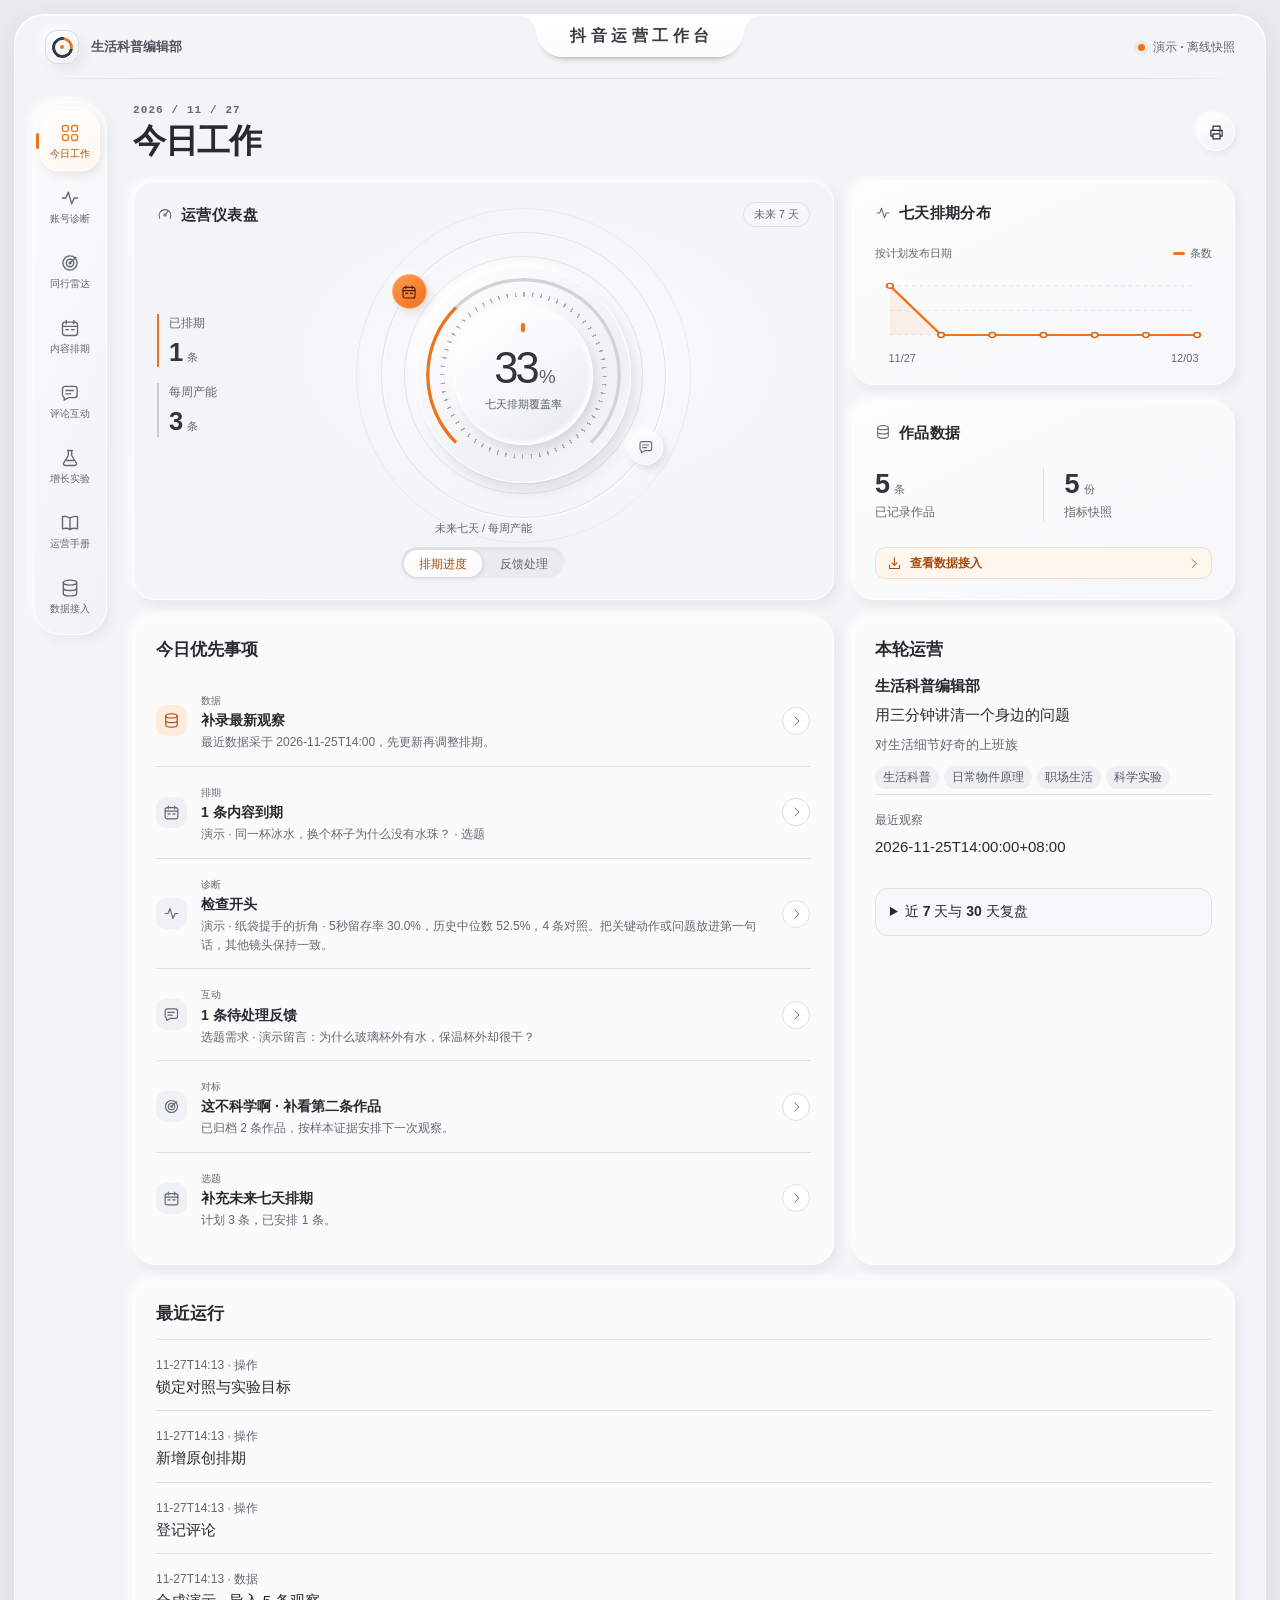
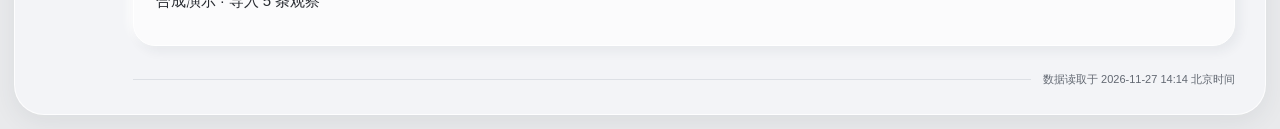
<file: 快速预览.html>
<!doctype html>
<html lang="zh-CN">
<head>
  <meta charset="utf-8">
  <meta name="viewport" content="width=device-width,initial-scale=1">
  <title>抖音运营工作台</title>
  <style>:root {
  color-scheme: light;
  --ink:#272a30;
  --muted:#626872;
  --quiet:#747b84;
  --line:#dde0e5;
  --paper:#f3f4f7;
  --orange:#ed741f;
  --burnt:#a94b0e;
  --surface:#fbfbfc;
  --relief: 4px 5px 12px #272f4010, -4px -4px 10px #ffffffec;
  font: 15px/1.55 "Inter",-apple-system,BlinkMacSystemFont,"PingFang SC","Microsoft YaHei",sans-serif;
  color:var(--ink);
  background:#e9eaec;
}
* { box-sizing:border-box }
body { margin:0; min-width:300px }
button,input,select,textarea { font:inherit }
button,a,input,textarea,select,summary { -webkit-tap-highlight-color:transparent }
button { cursor:pointer }
button:focus-visible,a:focus-visible,input:focus-visible,select:focus-visible,textarea:focus-visible,summary:focus-visible { outline:2px solid #af500c; outline-offset:4px }
button:disabled { opacity:.55; cursor:wait }
button,.button { display:inline-flex; align-items:center; justify-content:center; gap:8px; padding:8px 14px; border:1px solid var(--line); border-radius:12px; color:var(--ink); background:linear-gradient(145deg,#fff,#f0f1f3); box-shadow:2px 3px 6px #28313e11,-2px -2px 5px white; text-decoration:none; font-size:13px }
button:hover { border-color:#b5b9c0 }
button:active { box-shadow:inset 2px 2px 4px #252b3814 }
[hidden] { display:none!important }
a { color:var(--burnt); text-underline-offset:3px }
.icon { display:inline-block; flex-shrink:0; vertical-align:middle }
.chassis { max-width:1780px; min-height:calc(100vh - 28px); margin:14px auto; width:calc(100% - 28px); border:1px solid rgba(255,255,255,.85); border-radius:30px; background:var(--paper); box-shadow:0 7px 24px #333c4c14,inset 0 1px 0 white }
.topbar { height:64px; display:grid; position:relative; grid-template-columns:1fr auto 1fr; align-items:center; gap:12px; padding:0 30px; isolation:isolate }
.topbar:after { content:""; height:1px; background:linear-gradient(90deg,transparent,var(--line) 9%,var(--line) 91%,transparent); position:absolute; bottom:0; right:20px; left:20px }
.brand,.connection,.panel-title,.tools,.segments,.data-link,.plot-info,.row,.controls { display:flex; align-items:center }
.brand { gap:12px; font-weight:600; font-size:13px; color:#51565e; min-width:0 }
#account { overflow:hidden; text-overflow:ellipsis; white-space:nowrap }
.brand-mark { width:34px; height:34px; flex-shrink:0; border:1px solid #d8dce0; border-radius:12px; background:linear-gradient(145deg,#fff,#eceef1); box-shadow:var(--relief); display:grid; place-items:center; position:relative }
.brand-mark:before { content:""; width:15px; height:15px; border:3px solid #353941; border-right-color:var(--orange); border-radius:50%; transform:rotate(-36deg) }
.brand-mark:after { content:""; position:absolute; width:4px; height:4px; border-radius:50%; background:var(--orange) }
.nameplate { height:42px; align-self:start; position:relative; padding:9px 30px 10px 34px; border-radius:0 0 27px 27px; background:linear-gradient(#fff,#fbfbfc); color:#373c44; font-weight:650; font-size:16px; letter-spacing:.28em; box-shadow:0 7px 10px -10px #242a33 }
.nameplate:before,.nameplate:after { content:""; position:absolute; top:0; width:20px; height:20px }
.nameplate:before { left:-19px; background:radial-gradient(circle at 0 100%,transparent 19px,#fff 20px) }
.nameplate:after { right:-19px; background:radial-gradient(circle at 100% 100%,transparent 19px,#fff 20px) }
.connection { justify-self:end; gap:8px; color:var(--muted); font-size:12px; font-weight:550 }
.status-dot { width:7px; height:7px; border-radius:50%; background:var(--orange); box-shadow:0 0 0 4px #ed741f16 }
.shell { display:grid; grid-template-columns:74px minmax(0,1fr); gap:26px; padding:20px 30px 26px 18px; align-items:start }
aside { position:sticky; top:16px; padding-top:3px }
nav { display:grid; gap:5px; padding:8px 6px; background:linear-gradient(110deg,#fafbfc,#f1f2f5); border-radius:28px; border:1px solid #fff; box-shadow:var(--relief) }
nav button { position:relative; display:grid; justify-items:center; align-content:center; gap:5px; width:100%; min-height:60px; border-radius:18px; border:1px solid transparent; color:#616873; background:transparent; box-shadow:none; padding:5px 2px }
nav button span { font-size:10px; line-height:1.2; font-weight:560; white-space:nowrap }
nav button:hover { background:#fff; border-color:transparent }
nav button[aria-current] { color:var(--burnt); background:linear-gradient(145deg,#fff,#fff7ef); border-color:#fff; box-shadow:2px 4px 9px #50382019,-2px -2px 7px white }
nav button[aria-current]:before { content:""; width:3px; height:16px; border-radius:4px; background:var(--orange); position:absolute; left:-5px; top:50%; transform:translateY(-50%) }
nav button[aria-current] .icon { color:var(--orange) }
main { min-width:0; width:100%; max-width:1500px; margin:0 auto }
.heading { display:flex; justify-content:space-between; align-items:center; margin:4px 0 20px; gap:12px }
.eyebrow { color:var(--muted); font:550 11px/1.3 ui-monospace,"SFMono-Regular",monospace; letter-spacing:.1em }
h1,h2,h3,p { margin:0 }
h1 { font-size:clamp(27px,2.6vw,38px); line-height:1.17; letter-spacing:-.035em; font-weight:630; margin:5px 0 0 }
h1:focus { outline:0 }
h2 { font-size:17px; line-height:1.4; font-weight:620 }
h3 { font-size:15px; font-weight:600; line-height:1.5 }
p { margin:5px 0 9px }
small,.sub,.empty { color:var(--muted) }
small { font-size:12px }
.sub,.empty { font-size:13px }
.controls { gap:10px; flex-wrap:wrap }
.tools { gap:8px }
.tools button { height:38px; border-radius:20px }
#sync { background:#282d33; border:1px solid #282d33; color:#fff; padding:0 15px }
#sync:hover { background:#41464d }
#print { width:38px; padding:0; border-color:#fff }
.dashboard,.overview-grid,.grid,.cards { display:grid; gap:18px; align-items:stretch }
.dashboard,.overview-grid { grid-template-columns:minmax(0,1.83fr) minmax(265px,1fr) }
.surface,.instrument,.box,.card { border-radius:22px; border:1px solid #fff; background:var(--surface); box-shadow:var(--relief); min-width:0; overflow-wrap:anywhere }
.instrument { position:relative; isolation:isolate; overflow:hidden; display:flex; flex-direction:column; padding:20px 23px 19px; background:radial-gradient(ellipse at 58% 42%,#fafbfd 0,#f3f4f7 54%,#f4f5f8 85%) }
.instrument-head { display:flex; align-items:center; justify-content:space-between; z-index:1 }
.panel-title { gap:8px; color:var(--ink) }
.panel-title .icon { color:#676d77 }
.panel-title h2 { font-size:15px; letter-spacing:.025em }
.instrument-sub,.plot-info,.axis,.dial-caption { color:var(--muted); font-size:11px }
.instrument-sub { border:1px solid #dde0e5; border-radius:20px; padding:3px 10px; background:#f6f7f8 }
.instrument-body { position:relative; display:grid; flex:1; grid-template-columns:minmax(80px,.62fr) minmax(205px,2.15fr) minmax(0,.25fr); align-items:center; padding:8px 0 0 }
.readouts { display:grid; gap:16px; z-index:1; align-self:center }
.readouts .readout { padding-left:10px; border-left:2px solid #c8ccd1 }
.readouts .readout:first-child { border-color:var(--orange) }
.readout { display:grid; gap:4px; min-width:0 }
.readout>span { font-size:12px; color:var(--muted) }
.readout strong { color:#31353c; font-size:clamp(19px,2vw,26px); font-weight:550; line-height:1.2; font-variant-numeric:tabular-nums }
.readout strong small { margin-left:4px; font-size:11px; font-weight:400 }
.meter-assembly { justify-self:center; position:relative; width:min(100%,280px); aspect-ratio:1; display:grid; place-items:center }
.outer-orbit,.outer-orbit:before,.outer-orbit:after { position:absolute; border-radius:50%; pointer-events:none }
.outer-orbit { inset:-1%; border:1px solid #dfe2e6; box-shadow:inset 1px 1px 2px #ffffffca,1px 1px 2px white }
.outer-orbit:before { content:""; inset:8%; border:1px solid #dfe2e7 }
.outer-orbit:after { content:""; inset:-9%; border:1px solid #e8eaee }
.meter { --sweep:0deg; position:relative; width:77%; aspect-ratio:1; border-radius:50%; display:grid; place-items:center; background:linear-gradient(140deg,#fff,#eff0f3 68%,#f7f8fa); border:1px solid #fff; box-shadow:6px 9px 13px #59637424,-5px -5px 10px #fff,0 1px 2px #89929d28 }
.dial-track,.ticks { border-radius:50%; position:absolute }
.dial-track { inset:4.5%; background:conic-gradient(from 225deg,#ed741f 0 var(--sweep),#cfd4db var(--sweep) 270deg,transparent 270deg); mask:radial-gradient(closest-side,transparent calc(100% - 4px),#000 calc(100% - 3px)); -webkit-mask:radial-gradient(closest-side,transparent calc(100% - 4px),#000 calc(100% - 3px)) }
.ticks { inset:11%; background:repeating-conic-gradient(from 0deg,#a5abb4 0deg 1deg,transparent 1deg 6deg); mask:radial-gradient(closest-side,transparent 94%,#000 95%); -webkit-mask:radial-gradient(closest-side,transparent 94%,#000 95%) }
.knob { position:relative; z-index:1; display:flex; flex-direction:column; align-items:center; justify-content:center; gap:4px; width:65%; height:65%; border:1px solid #fff; border-radius:50%; background:linear-gradient(145deg,#fff 8%,#f8f9fb 45%,#e9ebee 90%); box-shadow:4px 6px 9px #555e6c27,-4px -4px 8px #fff,inset -2px -2px 4px #fff }
.knob strong { font:430 clamp(29px,3.4vw,50px)/1.07 "Inter",-apple-system,BlinkMacSystemFont,"Segoe UI",sans-serif; font-variant-numeric:tabular-nums; letter-spacing:-.065em; color:#31363d; margin-top:8px }
.knob small { font-size:.43em; color:#5a606a; margin-left:2px }
.knob span { font-size:11px; color:#59616b }
.indicator { position:absolute; top:12%; width:4px; height:9px; border-radius:4px; background:var(--orange); box-shadow:0 1px 3px #c96a2b52 }
.orb { position:absolute; width:35px; height:35px; padding:0; border-radius:50%; background:linear-gradient(145deg,white,#f1f2f5); border-color:#fff; box-shadow:3px 4px 8px #414c5a23,-3px -3px 7px white; color:#626974 }
.orb-a { top:14%; left:3%; background:linear-gradient(145deg,#ff9b53,#ef701c); color:#402110; border-color:#ffae71 }
.orb-b { right:0; bottom:18% }
.dial-caption { text-align:center; z-index:1; margin:5px 0 10px; overflow-wrap:anywhere }
.segments { position:relative; z-index:1; align-self:center; padding:3px; gap:3px; border-radius:20px; background:#e9ebef; box-shadow:inset 1px 2px 4px #414a5917,inset -1px -1px 3px #fff }
.segments button { border:0; padding:4px 15px; min-height:27px; color:var(--muted); background:transparent; box-shadow:none; border-radius:20px; font-size:12px }
.segments button[aria-pressed=true] { background:linear-gradient(#fff,#fafafa); color:var(--burnt); box-shadow:1px 2px 5px #353e4d20 }
.side-panels { display:grid; gap:16px; grid-template-rows:1.02fr 1fr; min-width:0 }
.surface,.box,.card { padding:20px 22px }
.surface { display:flex; flex-direction:column; justify-content:space-between; background:linear-gradient(155deg,#fdfdfd,#f6f7f9) }
.plot-info { margin-top:12px; justify-content:space-between; gap:10px }
.plot-info span { display:flex; align-items:center; gap:5px }
.plot-info i { width:12px; height:3px; background:var(--orange); border-radius:3px }
.chart { position:relative; min-width:0; margin-top:3px }
.chart svg { display:block; width:100%; height:77px; overflow:visible }
.chart .gridline { fill:none; stroke:#dce0e4; stroke-width:.85; stroke-dasharray:3 4 }
.chart .chart-line { fill:none; stroke:var(--orange); stroke-width:2.5; stroke-linejoin:round; stroke-linecap:round }
.chart .chart-fill { fill:#ee782017 }
.chart circle { fill:#fff; stroke:#d86c1e; stroke-width:1.7 }
.chart-empty { position:absolute; top:50%; left:50%; transform:translate(-50%,-50%); color:var(--muted); font-size:12px; padding:3px 8px; background:#f9f9fb }
.axis { padding:0 4%; display:flex; justify-content:space-between; line-height:1; font-variant-numeric:tabular-nums }
.data-numbers { display:grid; grid-template-columns:repeat(2,1fr); margin:13px 0 }
.data-numbers .readout { display:flex; flex-direction:column-reverse; gap:2px }
.data-numbers .readout+ .readout { border-left:1px solid var(--line); padding-left:20px }
.data-numbers .readout strong { font-size:27px }
.data-link { justify-content:flex-start; gap:8px; padding:6px 11px; align-self:stretch; background:#fff6ed; border-color:#f2dfce; box-shadow:none; color:var(--burnt); border-radius:10px; font-size:12px; font-weight:600 }
.data-link .icon:last-child { margin-left:auto }
.overview-grid,.grid { margin-top:17px }
.box,.card,details { min-width:0 }
.box { margin:16px 0 }
.grid .box { margin:0 }
.box>h2,.card>h3 { margin-bottom:13px }
#view>.box:first-child { margin-top:0 }
.grid:not(.overview-grid) { grid-template-columns:repeat(2,minmax(0,1fr)) }
.cards { grid-template-columns:repeat(auto-fit,minmax(min(280px,100%),1fr)) }
.item,.queue-row { padding:12px 0; border-top:1px solid var(--line) }
.item:first-child,.queue-row:nth-child(2) { border-top:0 }
.queue-row { display:grid; grid-template-columns:33px 1fr 29px; align-items:center; gap:12px }
.queue-icon,.row-go { display:grid; place-items:center; width:31px; height:31px; border-radius:10px; background:#f0f1f4; color:#606975 }
.queue-row:nth-child(2) .queue-icon { background:#ffebdc; color:var(--burnt) }
.queue-row small { font-size:10px }
.queue-row h3 { font-size:14px }
.queue-row p { color:var(--muted); font-size:12px; margin:2px 0 }
.row-go { padding:0; width:28px; height:28px; background:white; border-radius:50%; box-shadow:none }
.tag { display:inline-block; padding:2px 8px; border-radius:12px; background:#eef0f2; color:#535b65; font-size:12px; margin:0 5px 5px 0 }
.warn { background:#fff0e2; color:#91430d }
.diag-note { margin:20px 0 12px }
.note,pre { white-space:pre-wrap }
details { font-size:14px; border-radius:13px; border:1px solid var(--line); padding:12px 14px; background:#f7f8fa; margin:9px 0 }
details[open]>summary { margin-bottom:12px }
summary { cursor:pointer; font-weight:550 }
form,label { display:grid; gap:7px }
form { gap:12px }
label { font-size:12px; color:var(--muted) }
input,select,textarea { font-size:14px; width:100%; padding:9px 11px; color:var(--ink); background:#fff; border:1px solid #cdd1d7; border-radius:9px }
textarea { min-height:76px; resize:vertical }
form button { justify-self:start; color:#fff; background:#373b42; border-color:#373b42 }
.table { overflow:auto; max-width:100% }
table { width:100%; border-collapse:collapse; font-size:13px }
td,th { text-align:left; padding:8px; border-bottom:1px solid var(--line); vertical-align:top }
th { color:var(--muted); font-weight:550 }
.empty { padding:10px 0 }
#notice { position:sticky; z-index:5; top:8px; padding:10px 15px; margin-bottom:12px; color:white; background:#343940; border-radius:12px }
footer { display:flex; align-items:center; gap:12px; margin-top:25px; color:var(--muted); font-size:11px }
.footer-line { flex:1; height:1px; background:var(--line) }
@media(min-width:1450px) { .meter-assembly{width:310px}.shell{gap:32px}.dashboard,.overview-grid{grid-template-columns:minmax(0,2fr) minmax(320px,1fr)} }
@media(max-width:1100px) { .shell{gap:17px;padding:16px 20px 22px 12px;grid-template-columns:67px minmax(0,1fr)} .instrument{padding:17px}.surface,.box,.card{padding:16px}.dashboard,.overview-grid{gap:14px;grid-template-columns:minmax(0,1.65fr) minmax(235px,1fr)}.instrument-body{grid-template-columns:minmax(68px,.65fr) minmax(165px,2fr) minmax(0,.1fr)} }
@media(max-width:820px){
 .chassis{width:calc(100% - 12px);margin:6px auto;border-radius:21px}.topbar{height:54px;padding:0 16px}.nameplate{font-size:14px;padding:8px 15px 10px 19px;height:37px}.shell{display:block;padding:0 15px 20px}.heading{margin:16px 0}
 aside{position:static;padding:6px 0 2px}nav{display:flex;gap:3px;border-radius:18px;padding:4px;overflow-x:auto}nav button{flex:1 0 51px;min-height:44px;gap:2px;border-radius:12px}nav button .icon{width:17px;height:17px}nav button[aria-current]:before{display:none}
}
@media(max-width:640px){
 .brand{gap:6px}.brand #account{display:none}.brand-mark{width:28px;height:28px;border-radius:10px}.connection{font-size:10px;gap:5px}.status-dot{width:5px;height:5px}.topbar{padding:0 12px}.nameplate{font-size:13px;letter-spacing:.17em}
 .dashboard,.grid,.grid:not(.overview-grid),.overview-grid{grid-template-columns:1fr}.side-panels{grid-template-columns:1fr 1fr;grid-template-rows:auto;gap:9px}.surface,.box,.card{padding:13px}.instrument{padding:15px}.meter-assembly{width:225px}.instrument-body{grid-template-columns:minmax(60px,.6fr) minmax(160px,2fr) minmax(3px,.2fr)}.instrument-sub{font-size:10px}
 .shell{padding:0 10px 16px}.panel-title{gap:5px}.panel-title h2{font-size:13px}.plot-info{font-size:10px}.plot-info span{display:none}.data-numbers .readout+.readout{padding-left:8px}.data-numbers .readout strong{font-size:21px}.data-numbers .readout>span{font-size:10px}.data-link{font-size:11px;padding:5px}.chart svg{height:57px}.axis{font-size:9px}.data-link .icon:first-child{display:none}.tools button{height:34px}.chassis{border-radius:16px}
}
@media(max-width:355px) { .side-panels{grid-template-columns:1fr}.nameplate{padding-left:10px;padding-right:10px}.shell{padding-left:6px;padding-right:6px}.instrument{padding:11px} }
@media print {
 body,:root,.chassis{background:#fff}.chassis{width:auto;border:0;box-shadow:none;margin:0}.topbar,aside,button,form,#notice,footer,.controls{display:none!important}.shell,main{display:block;padding:0}.box,.card,.surface,.instrument{box-shadow:none;border:1px solid #ddd;break-inside:avoid}.dashboard,.grid,.cards{display:block}.box,.card,.surface{margin:8px 0}.meter-assembly{width:180px}.dial-track,.knob,.chart{print-color-adjust:exact}
}
</style>
</head>
<body>
  <div class="chassis">
    <header class="topbar">
      <div class="brand"><span class="brand-mark" aria-hidden="true"></span><span id="account"></span></div>
      <div class="nameplate">抖音运营工作台</div>
      <div class="connection"><span class="status-dot" aria-hidden="true"></span><span id="mode"></span></div>
    </header>
    <div class="shell">
      <aside><nav id="nav" aria-label="工作区导航"></nav></aside>
      <main>
        <div id="notice" role="status" hidden></div>
        <div class="heading">
          <div><div class="eyebrow" id="date"></div><h1 id="title"></h1></div>
          <div class="controls tools">
            <button id="sync" type="button">立即检查</button>
            <button id="print" type="button" title="打印或另存为 PDF" aria-label="打印或另存为 PDF"></button>
          </div>
        </div>
        <div id="view"></div>
        <footer><span class="footer-line"></span><time id="fresh"></time></footer>
      </main>
    </div>
  </div>
  <script type="application/json" id="state">{"profile": {"name": "生活科普编辑部", "audience": "对生活细节好奇的上班族", "keywords": ["生活科普", "日常物件原理", "职场生活", "科学实验"], "promise": "用三分钟讲清一个身边的问题", "weekly_capacity": 3}, "decisions": [{"work": "demo-5", "title": "演示 · 纸袋提手的折角", "series": "生活科普", "traffic": "自然", "window": "24h", "observed": "2026-11-25T14:00:00+08:00", "latest_observed": "2026-11-25T14:00:00+08:00", "published": "2026-11-24T14:00:00+08:00", "origin": "合成演示", "latest": {"plays": 1400, "likes": 52, "comments": 5, "shares": 6, "saves": 12, "follows": 4, "completion": 0.14, "retention5": 0.3}, "trend": null, "signals": [{"key": "retention5", "name": "5秒留存率", "value": "30.0%", "base": "52.5%", "n": 4, "ratio": 0.5714285714285714}, {"key": "completion", "name": "完播率", "value": "14.0%", "base": "23.5%", "n": 4, "ratio": 0.5957446808510639}, {"key": "conversion", "name": "每千播放新增关注", "value": "2.9‰", "base": "6.1‰", "n": 4, "ratio": 0.47016274864376134}, {"key": "depth", "name": "每千播放收藏与分享", "value": "12.9‰", "base": "12.3‰", "n": 4, "ratio": 1.0420743639921723}, {"key": "plays", "name": "播放量", "value": "1400.0次", "base": "1460.0次", "n": 4, "ratio": 0.958904109589041}], "label": "检查开头", "action": "把关键动作或问题放进第一句话，其他镜头保持一致。", "evidence": "5秒留存率 30.0%，历史中位数 52.5%，4 条对照。"}, {"work": "demo-4", "title": "演示 · 杯壁上的水滴", "series": "生活科普", "traffic": "自然", "window": "24h", "observed": "2026-11-24T14:00:00+08:00", "latest_observed": "2026-11-24T14:00:00+08:00", "published": "2026-11-23T14:00:00+08:00", "origin": "合成演示", "latest": {"plays": 1800, "likes": 49, "comments": 5, "shares": 6, "saves": 12, "follows": 12, "completion": 0.25, "retention5": 0.53}, "trend": null, "signals": [{"key": "retention5", "name": "5秒留存率", "value": "53.0%", "base": "52.0%", "n": 3, "ratio": 1.0192307692307692}, {"key": "completion", "name": "完播率", "value": "25.0%", "base": "23.0%", "n": 3, "ratio": 1.0869565217391304}, {"key": "conversion", "name": "每千播放新增关注", "value": "6.7‰", "base": "6.0‰", "n": 3, "ratio": 1.1111111111111112}, {"key": "depth", "name": "每千播放收藏与分享", "value": "10.0‰", "base": "12.7‰", "n": 3, "ratio": 0.7888888888888889}, {"key": "plays", "name": "播放量", "value": "1800.0次", "base": "1420.0次", "n": 3, "ratio": 1.267605633802817}], "label": "检查可复用价值", "action": "把观众可以照做的步骤，变成一次可见的演示。", "evidence": "每千播放收藏与分享 10.0‰，历史中位数 12.7‰，3 条对照。"}, {"work": "demo-3", "title": "演示 · 盒盖的卡扣", "series": "生活科普", "traffic": "自然", "window": "24h", "observed": "2026-11-23T14:00:00+08:00", "latest_observed": "2026-11-23T14:00:00+08:00", "published": "2026-11-22T14:00:00+08:00", "origin": "合成演示", "latest": {"plays": 1420, "likes": 46, "comments": 5, "shares": 6, "saves": 12, "follows": 8, "completion": 0.22, "retention5": 0.54}, "trend": null, "signals": [{"key": "retention5", "name": "5秒留存率", "value": "54.0%", "base": "缺数据", "n": 2, "ratio": null}, {"key": "completion", "name": "完播率", "value": "22.0%", "base": "缺数据", "n": 2, "ratio": null}, {"key": "conversion", "name": "每千播放新增关注", "value": "5.6‰", "base": "缺数据", "n": 2, "ratio": null}, {"key": "depth", "name": "每千播放收藏与分享", "value": "12.7‰", "base": "缺数据", "n": 2, "ratio": null}, {"key": "plays", "name": "播放量", "value": "1420.0次", "base": "缺数据", "n": 2, "ratio": null}], "label": "补齐可比样本", "action": "记录同系列、同流量类型至少三条更早作品的同窗口数据。", "evidence": "可在指标表查看样本数和观察时点。"}, {"work": "demo-2", "title": "演示 · 车窗的倒影", "series": "生活科普", "traffic": "自然", "window": "24h", "observed": "2026-11-22T14:00:00+08:00", "latest_observed": "2026-11-22T14:00:00+08:00", "published": "2026-11-21T14:00:00+08:00", "origin": "合成演示", "latest": {"plays": 1500, "likes": 43, "comments": 5, "shares": 6, "saves": 12, "follows": 9, "completion": 0.24, "retention5": 0.5}, "trend": null, "signals": [{"key": "retention5", "name": "5秒留存率", "value": "50.0%", "base": "缺数据", "n": 1, "ratio": null}, {"key": "completion", "name": "完播率", "value": "24.0%", "base": "缺数据", "n": 1, "ratio": null}, {"key": "conversion", "name": "每千播放新增关注", "value": "6.0‰", "base": "缺数据", "n": 1, "ratio": null}, {"key": "depth", "name": "每千播放收藏与分享", "value": "12.0‰", "base": "缺数据", "n": 1, "ratio": null}, {"key": "plays", "name": "播放量", "value": "1500.0次", "base": "缺数据", "n": 1, "ratio": null}], "label": "补齐可比样本", "action": "记录同系列、同流量类型至少三条更早作品的同窗口数据。", "evidence": "可在指标表查看样本数和观察时点。"}, {"work": "demo-1", "title": "演示 · 雨伞上的水珠", "series": "生活科普", "traffic": "自然", "window": "24h", "observed": "2026-11-21T14:00:00+08:00", "latest_observed": "2026-11-21T14:00:00+08:00", "published": "2026-11-20T14:00:00+08:00", "origin": "合成演示", "latest": {"plays": 1300, "likes": 40, "comments": 5, "shares": 6, "saves": 12, "follows": 8, "completion": 0.23, "retention5": 0.52}, "trend": null, "signals": [{"key": "retention5", "name": "5秒留存率", "value": "52.0%", "base": "缺数据", "n": 0, "ratio": null}, {"key": "completion", "name": "完播率", "value": "23.0%", "base": "缺数据", "n": 0, "ratio": null}, {"key": "conversion", "name": "每千播放新增关注", "value": "6.2‰", "base": "缺数据", "n": 0, "ratio": null}, {"key": "depth", "name": "每千播放收藏与分享", "value": "13.8‰", "base": "缺数据", "n": 0, "ratio": null}, {"key": "plays", "name": "播放量", "value": "1300.0次", "base": "缺数据", "n": 0, "ratio": null}], "label": "补齐可比样本", "action": "记录同系列、同流量类型至少三条更早作品的同窗口数据。", "evidence": "可在指标表查看样本数和观察时点。"}], "peers": [{"author": "这不科学啊", "works": 2, "items": [{"url": "https://www.douyin.com/video/7494578413089459493", "author": "这不科学啊", "title": "把课本里的覆杯实验放大", "summary": "公开标题把常见课堂实验和尺度变化放在一起，评论区可见作者回应实验条件。", "source": "2026-11-27 核对的公开页面索引；标题为概述", "first_seen": "2026-11-27T14:13:10+08:00", "seen": "2026-11-27T14:13:10+08:00", "keyword": "科学实验", "published": null, "likes": null, "notes": [{"id": 1, "url": "https://www.douyin.com/video/7494578413089459493", "aspect": "标题", "cue": "作品页标题", "evidence": "标题把一个熟悉的覆杯实验与放大尺度并列，给观众留下结果疑问。", "pattern": "反差", "created": "2026-11-27T14:13:10+08:00"}], "terms": ["科学实验"]}, {"url": "https://www.douyin.com/video/7240019719858752823", "author": "这不科学啊", "title": "没有拉环等三个日常难题", "summary": "公开标题连续设置三个具体物件的使用障碍，再提问人物怎么处理。", "source": "2026-11-27 核对的公开页面索引；标题为概述", "first_seen": "2026-11-27T14:13:10+08:00", "seen": "2026-11-27T14:13:10+08:00", "keyword": "日常物件原理", "published": null, "likes": null, "notes": [{"id": 2, "url": "https://www.douyin.com/video/7240019719858752823", "aspect": "标题", "cue": "作品页标题", "evidence": "标题先列举三个动作受阻的场景，再问人物如何应对。", "pattern": "提问", "created": "2026-11-27T14:13:10+08:00"}], "terms": ["日常物件原理"]}], "terms": ["日常物件原理", "科学实验"], "reviewed": 2, "patterns": [], "score": 10, "grade": "补看第二条作品", "key": "这不科学啊"}, {"author": "佑来了生活科学", "works": 1, "items": [{"url": "https://www.douyin.com/video/7063364154911935774", "author": "佑来了生活科学", "title": "圆筒中的物质与转动现象", "summary": "公开作品标题围绕圆筒里的未知物质提出问题，并标出分集序号。", "source": "2026-11-27 核对的公开页面索引；标题为概述", "first_seen": "2026-11-27T14:13:10+08:00", "seen": "2026-11-27T14:13:10+08:00", "keyword": "生活科普", "published": null, "likes": null, "notes": [{"id": 3, "url": "https://www.douyin.com/video/7063364154911935774", "aspect": "标题", "cue": "作品页标题", "evidence": "标题把待解释的对象缩小到圆筒，并把答案留给观众猜测。", "pattern": "提问", "created": "2026-11-27T14:13:10+08:00"}], "terms": ["生活科普"]}], "terms": ["生活科普"], "reviewed": 1, "patterns": [], "score": 5, "grade": "补看第二条作品", "key": "佑来了生活科学"}], "plans": [{"id": 1, "title": "演示 · 同一杯冰水，换个杯子为什么没有水珠？", "due": "2026-11-27", "stage": "选题", "brief": "受众：对生活细节好奇的上班族\n本期要解决：演示 · 同一杯冰水，换个杯子为什么没有水珠？\n栏目承诺：用三分钟讲清一个身边的问题\n参考作品：这不科学啊 · https://www.douyin.com/video/7494578413089459493\n可借鉴手法：反差（作品页标题，标题把一个熟悉的覆杯实验与放大尺度并列，给观众留下结果疑问。）\n原创迁移实验：先展示同一件事的两个不同结果，再回到唯一改变的条件。\n首镜并排两只杯子，请观众先猜。保持水温与机位，核对环境湿度，只测试第一镜；观察 24 小时的 5 秒留存率。", "work": "", "updated": "2026-11-27T14:13:10+08:00"}], "comments": [{"id": 1, "content": "演示留言：为什么玻璃杯外有水，保温杯外却很干？", "work": "demo-4", "kind": "选题需求", "created": "2026-11-27T14:13:10+08:00", "status": "待处理", "reply": ""}], "experiments": [{"id": 1, "hypothesis": "演示 · 开场先给对照组可以改善观看留存", "variable": "首镜显示两只杯子", "work": "demo-next", "metric": "retention5", "window": "24h", "baseline": 0.52, "goal": 0.5720000000000001, "controls": "{\"series\": \"生活科普\", \"traffic\": \"自然\", \"works\": [\"demo-5\", \"demo-4\", \"demo-3\", \"demo-2\", \"demo-1\"], \"latest_control\": \"2026-11-25T14:00:00+08:00\"}", "created": "2026-11-27T14:13:10+08:00", "status": "等待目标窗口", "result": "缺数据", "base_label": "52.0%", "goal_label": "57.2%", "controls_n": 5}], "today": [{"kind": "数据", "title": "补录最新观察", "detail": "最近数据采于 2026-11-25T14:00，先更新再调整排期。"}, {"kind": "排期", "title": "1 条内容到期", "detail": "演示 · 同一杯冰水，换个杯子为什么没有水珠？ · 选题"}, {"kind": "诊断", "title": "检查开头", "detail": "演示 · 纸袋提手的折角 · 5秒留存率 30.0%，历史中位数 52.5%，4 条对照。把关键动作或问题放进第一句话，其他镜头保持一致。"}, {"kind": "互动", "title": "1 条待处理反馈", "detail": "选题需求 · 演示留言：为什么玻璃杯外有水，保温杯外却很干？"}, {"kind": "对标", "title": "这不科学啊 · 补看第二条作品", "detail": "已归档 2 条作品，按样本证据安排下一次观察。"}, {"kind": "选题", "title": "补充未来七天排期", "detail": "计划 3 条，已安排 1 条。"}], "forecast": 1, "weekly": {"days": 7, "works": 4, "plans": 1, "series": {"生活科普": 4}, "signals": ["演示 · 纸袋提手的折角 · 检查开头。5秒留存率 30.0%，历史中位数 52.5%，4 条对照。", "演示 · 杯壁上的水滴 · 检查可复用价值。每千播放收藏与分享 10.0‰，历史中位数 12.7‰，3 条对照。"], "insufficient": 2, "note": "按发布时间统计作品；详细指标按作品观察窗口比较。"}, "monthly": {"days": 30, "works": 5, "plans": 1, "series": {"生活科普": 5}, "signals": ["演示 · 纸袋提手的折角 · 检查开头。5秒留存率 30.0%，历史中位数 52.5%，4 条对照。", "演示 · 杯壁上的水滴 · 检查可复用价值。每千播放收藏与分享 10.0‰，历史中位数 12.7‰，3 条对照。"], "insufficient": 3, "note": "按发布时间统计作品；详细指标按作品观察窗口比较。"}, "count": 5, "snapshot_count": 5, "last_observed": "2026-11-25T14:00:00+08:00", "now": "2026-11-27T14:14:00+08:00", "sources": {"官方作品统计": false, "官方搜索": false, "公开网页索引": false}, "clocks": [], "events": [{"id": 4, "created": "2026-11-27T14:13:10+08:00", "kind": "操作", "message": "锁定对照与实验目标"}, {"id": 3, "created": "2026-11-27T14:13:10+08:00", "kind": "操作", "message": "新增原创排期"}, {"id": 2, "created": "2026-11-27T14:13:10+08:00", "kind": "操作", "message": "登记评论"}, {"id": 1, "created": "2026-11-27T14:13:10+08:00", "kind": "数据", "message": "合成演示 · 导入 5 条观察"}], "routines": [["策略与定位", "每月", "从近期作品和访谈中找到同一组人的重复问题。写清谁看、为什么关注、怎样证明。", "一条账号承诺、三个内容栏目与每周产能。", "在设置中修改定位，下周检查是否能覆盖评论里的真实需求。"], ["账号晨检", "每天", "核对最新快照的采集时点、流量来源、异常评论和到期排期。先区分数据滞后与作品表现。", "列出今天最影响目标的一项工作和证据。", "在今日工作中打开对应作品或排期。"], ["需求与舆情", "每天", "合并重复提问，区分新选题、事实纠错、商务线索与一般反馈。民生议题核对原始消息与日期。", "每条问题保留原话、来源作品和处理记录。", "在互动台登记原话，选一条转原创选题。"], ["同行选样", "每周", "同受众选直接同行，同形式选表达参考，保留普通作品作对照。核对作者主页，防止同名误合并。", "同作者至少两条作品、来源和入选理由。", "在同行雷达打开原作，保存作品链接、作者与匹配词。"], ["观看与拆解", "逐条", "第一遍只看体验。第二遍记录开头、承诺、证据出现、节奏转换、结尾和评论。只看标题时只写标题观察。", "每个判断附时间点、标题位置或具体评论，区分观察和推断。", "在作品卡片添加手法与证据，检查同作者不同作品是否重复。"], ["选题与脚本", "每次制作", "把用户问题和同行的方法放入自己的场景。明确一个问题、一次可见动作、一个可靠来源、一次结论回扣。", "一页原创简报，指定镜头证据、受众、搜索词及主指标。", "将同行样本或观众提问生成原创排期。"], ["制作与质检", "发布前", "按手机实际尺寸试看。对本账号核对首屏标题和副标题、人物动作、口型、关键音效、字幕层级及数据来源。", "通过核查的成片、可读封面和需要返修的镜头清单。", "把修改记入简报，完成后将制作阶段改为待发布。"], ["发布与分发", "发布日", "核对话题与正文是否回答同一搜索意图，检查合集、封面裁切、素材授权和当前平台标识要求。", "记录实际发布链接、发布时间和是否投流。", "从排期打开创作者中心，发布后填作品 ID。"], ["社区与事实纠错", "发布后", "先核验事实质疑，再回复高质量问题。把需公开更正的内容与下一期可讲的问题分开。", "回复草稿、处理结果与可跟进选题。", "在互动台记录，实际回复后标注处理结果。"], ["分析与实验", "2h / 24h / 72h / 7d", "同观察年龄、同系列及同流量类型比较。先定位开头流失、中段流失、收藏分享或关注转化，再只改变一项。", "锁定历史基线、目标提升和单一变量。", "在实验页创建，再导入到期作品快照。"], ["投流与商业", "有推广计划时", "先写目标、预算上限、归因窗口和停止条件，把付费与自然流量分开。商务内容单独归档客户要求和素材权利。", "投前假设与投后记录。缺成交或归因数据时保留未知。", "使用付费或混合分组，实际预算与投放由账号主人处理。"], ["周会与月度调整", "周 / 月", "周会回看样本与制作产能，月度审视栏目、受众、重复手法和商业目标。一次信号至少再做一次可比实验。", "列出保留、停止、下轮测试与负责人。", "导出复盘，依据实验结论调整下一轮选题和关键词。"]], "static": true, "demo": true}</script>
  <script>"use strict";
let S=JSON.parse(document.getElementById("state").textContent);
const $=id=>document.getElementById(id);
const esc=x=>String(x??"").replace(/[&<>"']/g,c=>({"&":"&amp;","<":"&lt;",">":"&gt;",'"':"&quot;","'":"&#39;"}[c]));
const tabs=["今日工作","账号诊断","同行雷达","内容排期","评论互动","增长实验","运营手册","数据接入"];
let page=decodeURIComponent(location.hash.slice(1));if(!tabs.includes(page))page=tabs[0];
const tag=(x,c="")=>'<span class="tag '+c+'">'+esc(x)+'</span>';
const empty=t=>'<p class="empty">'+esc(t)+'</p>';
const card=(t,body)=>'<article class="card"><h3>'+esc(t)+'</h3>'+body+'</article>';
const box=(t,body)=>'<section class="box"><h2>'+esc(t)+'</h2>'+body+'</section>';
const link=(url,title)=>'<a target="_blank" rel="noreferrer" href="'+esc(url)+'">'+esc(title)+'</a>';
const searchUrl=q=>"https://www.douyin.com/search/"+encodeURIComponent(q);
function input(n,t,v="",type="text",required=true){return '<label>'+esc(t)+'<input name="'+n+'" type="'+type+'" value="'+esc(v)+'" '+(required?"required":"")+'></label>'}
function area(n,t,v="",req=true){return '<label>'+esc(t)+'<textarea name="'+n+'" '+(req?"required":"")+'>'+esc(v)+'</textarea></label>'}
function options(n,t,values,sel=""){return '<label>'+esc(t)+'<select name="'+n+'">'+values.map(v=>'<option '+(v===sel?"selected":"")+'>'+esc(v)+'</option>').join("")+'</select></label>'}
const hid=(n,v)=>'<input type="hidden" name="'+n+'" value="'+esc(v)+'">';
function form(op,body,btn){return S.static?"":'<form data-op="'+op+'">'+body+'<button type="submit">'+esc(btn||"保存")+'</button></form>'}
function fold(t,body){return body?'<details><summary>'+esc(t)+'</summary>'+body+'</details>':""}
const tbl=(heads,data)=>'<div class="table"><table><thead><tr>'+heads.map(x=>'<th>'+esc(x)+'</th>').join("")+'</tr></thead><tbody>'+data.map(row=>'<tr>'+row.map(v=>'<td>'+esc(v)+'</td>').join("")+'</tr>').join("")+'</tbody></table></div>';
const studio="https://creator.douyin.com/creator-micro/home";
const day=()=>S.now.slice(0,10);
function planForm(extra="",value=""){return form("plan",extra+input("title","原创选题",value)+input("due","计划发布日",day(),"date")+area("brief","本期具体怎么拍，以及要观察哪个指标"),"加入排期")}
const paths = {
  home: '<rect x="3" y="3" width="7" height="7" rx="2"/><rect x="14" y="3" width="7" height="7" rx="2"/><rect x="3" y="14" width="7" height="7" rx="2"/><rect x="14" y="14" width="7" height="7" rx="2"/>',
  pulse: '<path d="M3 12h4l3-7 4 14 3-7h4"/>',
  radar: '<circle cx="12" cy="12" r="8.5"/><circle cx="12" cy="12" r="4.5"/><path d="m12 12 7-7"/><circle cx="12" cy="12" r="1" fill="currentColor"/>',
  calendar: '<rect x="3" y="5" width="18" height="16" rx="3"/><path d="M7.5 3v4m9-4v4M3 10h18m-14 4h3m4 0h3"/>',
  chat: '<path d="M20.5 14.5a3 3 0 0 1-3 3H10l-5 3v-3.2a3 3 0 0 1-2-2.8V7a3 3 0 0 1 3-3h11.5a3 3 0 0 1 3 3zM7 9h9m-9 4h6"/>',
  flask: '<path d="M9 3h6m-5 0v6l-5.7 9.2A2 2 0 0 0 6 21h12a2 2 0 0 0 1.7-2.8L14 9V3M8 15h8"/>',
  book: '<path d="M12 6c-3-2-6-2.5-9-1.5V19c3-1 6-1 9 1 3-2 6-2 9-1V4.5C18 3.5 15 4 12 6Zm0 0v14"/>',
  source: '<ellipse cx="12" cy="5.5" rx="8" ry="3"/><path d="M4 5.5v13c0 1.7 3.6 3 8 3s8-1.3 8-3v-13M4 12c0 1.7 3.6 3 8 3s8-1.3 8-3"/>',
  sync: '<path d="M3 10a9 9 0 0 1 15-5l2 2m0-4v4h-4M21 14a9 9 0 0 1-15 5l-2-2m0 4v-4h4"/>',
  print: '<path d="M7 8V3h10v5M7 17H4V9h16v8h-3"/><path d="M7 14h10v7H7zm9-3h1"/>',
  arrow: '<path d="m10 5 7 7-7 7"/>',
  import: '<path d="M12 3v12m-4-4 4 4 4-4M4 15v5h16v-5"/>',
  list: '<path d="M9 6h11M9 12h11M9 18h11"/><circle cx="4" cy="6" r="1"/><circle cx="4" cy="12" r="1"/><circle cx="4" cy="18" r="1"/>',
  clock: '<circle cx="12" cy="12" r="9"/><path d="M12 7v5l3 2"/>',
  dial: '<path d="M4 17a9 9 0 1 1 16 0M12 12l4-5"/><circle cx="12" cy="12" r="1.7"/>'
};
const tabIcons = ['home','pulse','radar','calendar','chat','flask','book','source'];
const icon = (name,size=20) => '<svg class="icon" width="'+size+'" height="'+size+'" viewBox="0 0 24 24" fill="none" stroke="currentColor" stroke-width="1.65" stroke-linecap="round" stroke-linejoin="round" aria-hidden="true">'+paths[name]+'</svg>';
const tabButton = (dest,body,cls='',name=dest) => '<button type="button" class="'+cls+'" data-tab="'+esc(dest)+'" title="'+esc(name)+'" aria-label="'+esc(name)+'">'+body+'</button>';
const cap = (label,glyph) => '<div class="panel-title">'+icon(glyph,16)+'<h2>'+esc(label)+'</h2></div>';
const readout = (label,value,unit='') => '<div class="readout"><span>'+esc(label)+'</span><strong>'+esc(value)+'<small>'+esc(unit)+'</small></strong></div>';
const viewChoice = {home:'schedule', diag:'retention5'};
const choices = {
  home: [['schedule','排期进度'],['feedback','反馈处理']],
  diag: [['retention5','5 秒留存'],['completion','完播率']]
};
function dialModel(kind){
  const key=viewChoice[kind];
  if(kind==='diag'){
    const work=S.decisions[0];
    const signal=work?.signals.find(s=>s.key===key);
    const value=signal && signal.value.endsWith('%') ? parseFloat(signal.value) : null;
    return {value,label:key==='retention5'?'5 秒留存率':'完播率',context:work?.title||'等待作品快照',left:[['历史中位数',signal && signal.n>=3 ? signal.base:'—'],['可比作品',signal?.n??0,'条']],
      entry:['数据接入','source'],secondary:['增长实验','flask']};
  }
  const feedback=key==='feedback';
  const total=feedback?S.comments.length:S.profile.weekly_capacity;
  const done=feedback?S.comments.filter(c=>c.status!=='待处理').length:S.forecast;
  return {value:total?100*done/total:null,label:feedback?'反馈处理率':'七天排期覆盖率',context:feedback?'已处理反馈 / 全部反馈':'未来七天 / 每周产能',
    left:feedback?[['已处理',done,'条'],['待处理',total-done,'条']]:[['已排期',done,'条'],['每周产能',total,'条']],
    entry:['内容排期','calendar'],secondary:['评论互动','chat']};
}
function meterPanel(kind){
  const m=dialModel(kind), value=m.value;
  const displayed=value===null?'—':String(Number(value.toFixed(kind==='diag'?1:0)));
  const arc=value===null?0:Math.max(0,Math.min(value,100))*2.7;
  const segment=choices[kind].map(([key,label])=>'<button type="button" data-dial="'+key+'" aria-pressed="'+(viewChoice[kind]===key)+'">'+label+'</button>').join('');
  return '<section class="instrument"><div class="instrument-head">'+cap(kind==='home'?'运营仪表盘':'作品表现仪表盘','dial')+
    '<span class="instrument-sub">'+(kind==='home'?'未来 7 天':'最近一篇')+'</span></div><div class="instrument-body"><div class="readouts">'+m.left.map(a=>readout(...a)).join('')+
    '</div><div class="meter-assembly"><div class="outer-orbit"></div><div class="meter '+(value===null?'no-value':'')+'" style="--sweep:'+arc+'deg">'+
    '<div class="dial-track"></div><div class="ticks"></div><div class="knob"><i class="indicator"></i><strong>'+esc(displayed)+(value===null?'':'<small>%</small>')+'</strong><span>'+esc(m.label)+'</span></div></div>'+
    tabButton(m.entry[0],icon(m.entry[1],16),'orb orb-a')+tabButton(m.secondary[0],icon(m.secondary[1],16),'orb orb-b')+
    '</div></div><div class="dial-caption">'+esc(m.context)+'</div><div class="segments" aria-label="仪表指标">'+segment+'</div></section>';
}
function weekSeries(){
  const start=Date.parse(S.now.slice(0,10)+'T00:00:00Z');
  return Array.from({length:7},(_,i)=>{
    const day=new Date(start+i*86400000).toISOString().slice(0,10);
    return {label:day.slice(5).replace('-','/'),value:S.plans.filter(p=>p.due===day).length};
  });
}
function linePlot(samples,unit){
  const w=316,h=94,x0=14,x1=302,y0=12,y1=72;
  const maximum=Math.max(1,...samples.map(a=>a.value));
  const point=(v,i)=>[samples.length===1?(x0+x1)/2:x0+(x1-x0)*i/Math.max(1,samples.length-1),y1-(y1-y0)*v/maximum];
  const points=samples.map((a,i)=>point(a.value,i));
  let grid='';
  for(const y of [y0,(y0+y1)/2,y1])grid+='<path class="gridline" d="M'+x0+' '+y+'H'+x1+'"/>';
  const line=points.map((p,i)=>(i?'L':'M')+p.map(a=>a.toFixed(2)).join(' ')).join(' ');
  const circles=points.map(([x,y],i)=>'<circle cx="'+x+'" cy="'+y+'" r="3"><title>'+esc(samples[i].label+' · '+samples[i].value+unit)+'</title></circle>').join('');
  const labels=samples.length?'<div class="axis"><span>'+esc(samples[0].label)+'</span><span>'+esc(samples[samples.length-1].label)+'</span></div>':'';
  return '<div class="chart"><svg preserveAspectRatio="none" viewBox="0 0 '+w+' '+h+'" role="img" aria-label="'+esc(samples.map(v=>v.label+' '+v.value+unit).join('，')||'暂无可绘制数据')+'">'+grid+
    (points.length?'<path class="chart-fill" d="'+line+' L'+points[points.length-1][0]+' '+y1+' L'+points[0][0]+' '+y1+'Z"/><path class="chart-line" d="'+line+'"/>'+circles:'')+'</svg>'+
    (points.length?'':'<span class="chart-empty">等待作品快照</span>')+labels+'</div>';
}
function sidePanels(kind){
  const diag=kind==='diag', key=viewChoice.diag;
  const samples=diag?S.decisions.slice(0,7).reverse().flatMap(d=>{
    const s=d.signals.find(a=>a.key===key);
    return s?.value.endsWith('%')?[{label:d.published.slice(5,10).replace('-','/'),value:parseFloat(s.value)}]:[];
  }):weekSeries();
  const title=diag?(key==='retention5'?'近期作品留存':'近期作品完播'):'七天排期分布';
  const desc=diag?'各作品采用快照':'按计划发布日期';
  return '<div class="side-panels"><section class="surface trend-card">'+cap(title,'pulse')+'<div class="plot-info">'+esc(desc)+'<span><i></i>'+esc(diag?'比例':'条数')+'</span></div>'+linePlot(samples,diag?'%':' 条')+'</section>'+
    '<section class="surface data-card">'+cap('作品数据','source')+'<div class="data-numbers">'+readout('已记录作品',S.count,'条')+readout('指标快照',S.snapshot_count,'份')+'</div>'+
    tabButton('数据接入',icon('import',15)+'<span>'+(S.static?'查看数据接入':'导入作品快照')+'</span>'+icon('arrow',13),'data-link',S.static?'查看数据接入':'导入作品快照')+'</section></div>';
}
function dashboard(kind){return '<div class="dashboard">'+meterPanel(kind)+sidePanels(kind)+'</div>'}
const taskPage={'数据':'数据接入','排期':'内容排期','选题':'内容排期','诊断':'账号诊断','复盘':'账号诊断','互动':'评论互动','对标':'同行雷达','实验':'增长实验'};
function today(){
  const jobs=S.today.map(j=>'<div class="queue-row"><span class="queue-icon">'+icon(tabIcons[tabs.indexOf(taskPage[j.kind]||'今日工作')],17)+'</span><div><small>'+esc(j.kind)+'</small><h3>'+esc(j.title)+'</h3><p>'+esc(j.detail)+'</p></div>'+
      tabButton(taskPage[j.kind]||'今日工作',icon('arrow',14),'row-go','前往'+(taskPage[j.kind]||'今日工作'))+'</div>').join('');
  const periods=[S.weekly,S.monthly].map(r=>'<div class="item"><h3>近 '+r.days+' 天</h3><p>'+r.works+' 条已记录作品 · '+r.plans+' 条排期</p><small>'+
      esc(Object.entries(r.series).map(([k,v])=>k+' '+v).join(' / ')||'尚无该周期作品')+'</small>'+r.signals.map(t=>'<p>'+esc(t)+'</p>').join('')+'<p class="sub">待补对照 '+r.insufficient+' 条作品</p></div>').join('');
  const history=S.events.slice(0,6).map(e=>'<div class="item"><small>'+esc(e.created.slice(5,16))+' · '+esc(e.kind)+'</small><div>'+esc(e.message)+'</div></div>').join('');
  return dashboard('home')+'<div class="grid overview-grid">'+box('今日优先事项',jobs||empty('目前没有待处理事项。'))+
    box('本轮运营','<h3>'+esc(S.profile.name)+'</h3><p>'+esc(S.profile.promise)+'</p><p class="sub">'+esc(S.profile.audience)+'</p>'+S.profile.keywords.map(k=>tag(k)).join('')+
    '<div class="item"><small>最近观察</small><p>'+esc(S.last_observed||'尚未接入自己的作品')+'</p></div>'+fold('近 7 天与 30 天复盘',periods))+'</div>'+box('最近运行',history||empty('首轮同步后显示运行记录。'));
}
function diagnostics(){
 return dashboard('diag')+'<p class="sub diag-note">比较同系列、同流量类型、同观察窗口的历史中位数。窗口外和缺字段会单列，未知指标不计为零。</p>'+(!S.decisions.length?box("等待自己的作品",empty("在「数据接入」导入真实快照后，这里会列出每条作品的依据和下一步。")):S.decisions.map(d=>box(d.title,tag(d.series)+tag(d.traffic)+tag(d.window)+tag(d.label,"warn")+'<p>'+(d.trend?"同源相邻观察间增加 "+esc(d.trend.delta)+" 次播放，跨度 "+esc(d.trend.hours)+" 小时。 ":"")+esc(d.evidence)+'</p><b>'+esc(d.action)+'</b><p class="sub">采用快照 '+esc(d.observed.slice(0,16))+' · 最近采集 '+esc(d.latest_observed.slice(0,16))+' · '+esc(d.origin)+'</p>'+tbl(["指标","本篇","历史中位数","对照作品数"],d.signals.map(s=>[s.name,s.value,s.n>=3?s.base:"待积累",s.n]))+fold("最新原始指标",tbl(["指标","值"],Object.entries(d.latest).map(([k,v])=>[({"plays":"播放","likes":"赞","comments":"评论","shares":"分享","saves":"收藏","follows":"新增关注","completion":"完播率","retention5":"5秒留存率"})[k],v==null?"未提供":(["completion","retention5"].includes(k)?(100*v).toFixed(1)+"%":v)])) ))).join(""));
}
function radar(){
 const addPeer=form("peers",input("url","抖音作品或主页完整链接","","url")+input("author","作者（同名可用主页链接作标识）","", "text",false)+input("title","作品标题或主页名称")+input("keyword","匹配主题","", "text",false)+area("summary","观察摘要","",false),"存入雷达");
 const readText=i=>form("breakdown",hid("url",i.url)+area("transcript","粘贴可使用的字幕或逐段记录（支持 00:03 文本）")+'<label>拆解方式<select name="method"><option value="local">本地文字分析</option><option value="model">将该作品标题、输入文本发给 OpenAI 分析（需配置）</option></select></label>',"提取有出处的手法");
 const addNote=i=>form("note",hid("url",i.url)+options("aspect","拆解维度",["选题","标题","前三秒","结构","画面证据","节奏","互动","系列","转化"])+input("cue","时间点或出处，例如 00:12、作品标题、置顶评论")+area("evidence","看到或听到了什么")+options("pattern","可迁移手法",["提问","反差","先给结果","现场验证","对照实验","动作分解","故事回扣","评论答疑","系列追更","其他"]),"保存观察");
 return '<div class="controls">'+S.profile.keywords.map(k=>link(searchUrl(k),k+" ↗")).join(" · ")+'</div>'+fold("添加或校正同行线索",addPeer)+'<p class="sub">排名依据为主题匹配、作品数与证据覆盖。作者名称可能重复，可用同一主页链接重新归组。</p>'+
 S.peers.map(g=>box(g.author,tag(g.grade)+tag(g.works+" 条作品")+tag(g.reviewed+" 条有观察")+g.terms.map(k=>tag(k)).join("")+'<p class="sub">重复方法：'+esc(g.patterns.join("、")||"尚待跨作品验证")+'</p>'+g.items.map(i=>'<div class="item"><h3>'+link(i.url,i.title+" ↗")+'</h3><small>'+esc(i.source)+' · 入库 '+esc(i.first_seen.slice(0,10))+(i.likes==null?"":" · 公开点赞 "+esc(i.likes))+'</small><p>'+esc(i.summary)+'</p>'+i.notes.map(n=>'<p>'+tag(n.aspect)+' '+esc(n.cue)+' · '+esc(n.evidence)+' '+tag(n.pattern)+'</p>').join("")+(i.url.includes("/user/")?"":fold("按字幕自动拆解",readText(i))+fold("记录原作证据",addNote(i))+fold("借用手法，制作原创简报",planForm(hid("url",i.url))))+'</div>').join(""))).join("");
}
function calendar(){return fold("新增原创排期",planForm())+'<p>'+link(studio,"进入抖音创作者中心 ↗")+'</p>'+(S.plans.length?S.plans.map(p=>box(p.title,tag(p.stage)+tag(p.due)+'<p class="note">'+esc(p.brief)+'</p>'+fold("编辑标题、日期与简报",form("edit_plan",hid("id",p.id)+input("title","标题",p.title)+input("due","计划发布日",p.due,"date")+area("brief","简报",p.brief),"保存修改"))+fold("更新制作阶段",form("stage",hid("id",p.id)+options("stage","阶段",["选题","制作","待发布","已发布","已复盘"],p.stage)+input("work","发布后的实际作品 ID",p.work,"text",false),"更新阶段")))).join(""):empty("从同行的手法、评论问题或原创选题建立第一条排期。"))}
function comments(){return fold("登记一条观众反馈",form("comment",area("content","匿名评论原话")+input("work","来源作品 ID","","text",false)+options("kind","反馈类型",["","选题需求","事实纠错","商务咨询","一般反馈"]),"登记反馈"))+S.comments.map(c=>box(c.content,tag(c.kind)+tag(c.status)+'<small>'+esc(c.work)+'</small><p>'+esc(c.reply)+'</p>'+fold("记录回复或处理",form("reply",hid("id",c.id)+area("reply","回复草稿或已采取的动作",c.reply||({"选题需求":"你提到的这个场景很具体。你当时看到了什么现象？","事实纠错":"谢谢你指出这个细节。方便发一下对应的时间点或资料出处吗？","商务咨询":"可以具体说一下使用场景、交付物和期限吗？","一般反馈":""}[c.kind])),"保存处理记录"))+fold("转为原创选题",planForm(hid("feedback_id",c.id))))).join("")+(!S.comments.length?empty("记录真实观众的问题，系统优先提示事实质疑。"):"")}
function experiments(){return fold("登记单变量实验",form("experiment",area("hypothesis","预期哪种变化会改善哪项表现")+input("variable","只改变什么")+input("work","实验作品 ID（可预先约定，导入时须一致）")+input("series","历史对照系列")+options("traffic","流量类型",["自然","付费","混合"])+options("window","观察窗口",["2h","24h","72h","7d"],"24h")+'<label>主要指标<select name="metric"><option value="retention5">5秒留存率</option><option value="completion">完播率</option><option value="depth">每千播放收藏与分享</option><option value="conversion">每千播放新增关注</option><option value="plays">播放量</option></select></label>'+input("uplift","相对历史中位数提升（%）",10,"number"),"锁定对照与目标"))+(S.experiments.length?S.experiments.map(t=>box(t.hypothesis,tag(t.status)+tag(t.window)+'<p>'+esc(t.variable)+'</p>'+tbl(["历史基线","预设目标","已观察","对照数"],[[t.base_label,t.goal_label,t.result,t.controls_n]]))).join(""):empty("先积累三条可比作品，再锁定实验目标。"))}
function playbook(){return '<div class="cards">'+S.routines.map(r=>card(r[0],tag(r[1])+'<p>'+esc(r[2])+'</p><p><b>交付物</b>　'+esc(r[3])+'</p><small>'+esc(r[4])+'</small>')).join("")+'</div>'}
function settings(){
 const c=S.profile;
 const csvForm=form("metrics",'<label>读取本机 CSV<input id="csvfile" type="file" accept=".csv,text/csv"></label>'+area("csv","CSV 内容（UTF-8，可直接粘贴）")+input("observed","整表观察时间；文件已有该列可留空","","datetime-local",false),"校验并导入");
 return box("账号定位",S.static?esc(c.promise):form("profile",input("name","名称",c.name)+input("audience","目标受众",c.audience)+input("promise","栏目承诺",c.promise)+input("keywords","搜索词，以逗号分隔",c.keywords.join("，"))+input("weekly_capacity","每周产能",c.weekly_capacity,"number")+'<label><span><input style="width:auto" type="checkbox" name="auto_plan" '+(c.auto_plan?"checked":"")+'> 自动将真实观众需求和近期表现信号排入本周空档</span></label>',"保存定位"))+
 box("作品数据",'<p>导入同一作品不同时点的累计观察。文件目录模式会在工作台运行时每 30 秒检查一次。</p>'+fold("导入 CSV",csvForm)+'<small>必填作品ID、作品标题、发布时间、观察时间及至少一个指标。系列和流量类型决定能否比较。百分数填写 23% 或 0.23。</small>')+
 box("联网来源",Object.entries(S.sources).map(([k,v])=>'<div class="item">'+tag(v?"已配置":"未配置",v?"":"warn")+' '+esc(k)+'</div>').join("")+'<small>有资格的应用可接官方搜索和经营授权统计。公开网页索引有收录延迟。密钥只通过环境变量传入。接入步骤见 README。</small>')+box("连接记录",S.clocks.length?tbl(["来源","下次运行（北京时间）","连续异常"],S.clocks.map(x=>[x.name,x.next_time.slice(0,19),x.failures])):empty("尚未运行联网来源。"));
}
function draw(){
 $("mode").textContent=(S.demo?"演示 · ":"")+(S.static?"离线快照":"本地工作台");
 $("fresh").textContent="数据读取于 "+S.now.slice(0,16).replace("T"," ")+" 北京时间";
 $("date").textContent=S.now.slice(0,10).replaceAll("-"," / ");
 $("account").textContent=S.profile.name;
 $("title").textContent=page;
 $("nav").innerHTML=tabs.map((t,i)=>'<button type="button" data-tab="'+t+'" aria-label="'+t+'" title="'+t+'"'+(page===t?' aria-current="page"':'')+'>'+icon(tabIcons[i],20)+'<span>'+t+'</span></button>').join("");
 $("view").innerHTML=[today,diagnostics,radar,calendar,comments,experiments,playbook,settings][tabs.indexOf(page)]();
 $("sync").hidden=S.static;
}
function notice(s){$("notice").hidden=false;$("notice").textContent=s}
async function reloadState(){let r=await fetch("/api/state",{cache:"no-store"});if(!r.ok)throw Error("读取失败");S=await r.json();draw()}
async function submit(b){let r=await fetch("/api/action",{method:"POST",headers:{"Content-Type":"application/json","X-Operator-Request":"1"},body:JSON.stringify(b)});let result=await r.json();if(!r.ok)throw Error(result.error||"保存失败");await reloadState();notice(result.message)}
document.addEventListener("submit",async e=>{e.preventDefault();const f=e.target;const btn=f.querySelector("button");btn.disabled=true;try{await submit({...Object.fromEntries(new FormData(f)),command:f.dataset.op})}catch(x){notice(x.message)}finally{btn.disabled=false}});
document.addEventListener("click",e=>{
 const dial=e.target.closest("button[data-dial]");
 if(dial){
   const kind=page==="今日工作"?"home":"diag";
   viewChoice[kind]=dial.dataset.dial;
   $("view").querySelector(".dashboard").outerHTML=dashboard(kind);
   $("view").querySelector('[data-dial="'+viewChoice[kind]+'"]').focus({preventScroll:true});
   return;
 }
 const button=e.target.closest("button[data-tab]");
 if(button && tabs.includes(button.dataset.tab) && page!==button.dataset.tab){
   page=button.dataset.tab;
   history.replaceState(null,"","#"+encodeURIComponent(page));
   draw();
   window.scrollTo(0,0);
   $("title").focus({preventScroll:true});
 }
});
document.addEventListener("change",async e=>{if(e.target.id==="csvfile"&&e.target.files[0]){const f=e.target.files[0];if(f.size>3_800_000){notice("文件过大，请使用 inbox 文件夹。");return}e.target.closest("form").elements.csv.value=await f.text()}});
$("sync").onclick=async()=>{$("sync").disabled=true;try{await submit({command:"sync"})}catch(e){notice(e.message)}finally{$("sync").disabled=false}};
$("print").onclick=()=>window.print();
$("sync").innerHTML=icon("sync",16)+"<span>立即检查</span>";
$("print").innerHTML=icon("print",17);
$("title").setAttribute("tabindex","-1");
draw();if(!S.static)setInterval(()=>{if(!document.hidden&&!document.querySelector("details[open]")&&!["INPUT","TEXTAREA","SELECT"].includes(document.activeElement.tagName))reloadState().catch(()=>notice("工作台连接中断，已保留当前画面。"))},30000);

</script>
</body>
</html>
</file>
